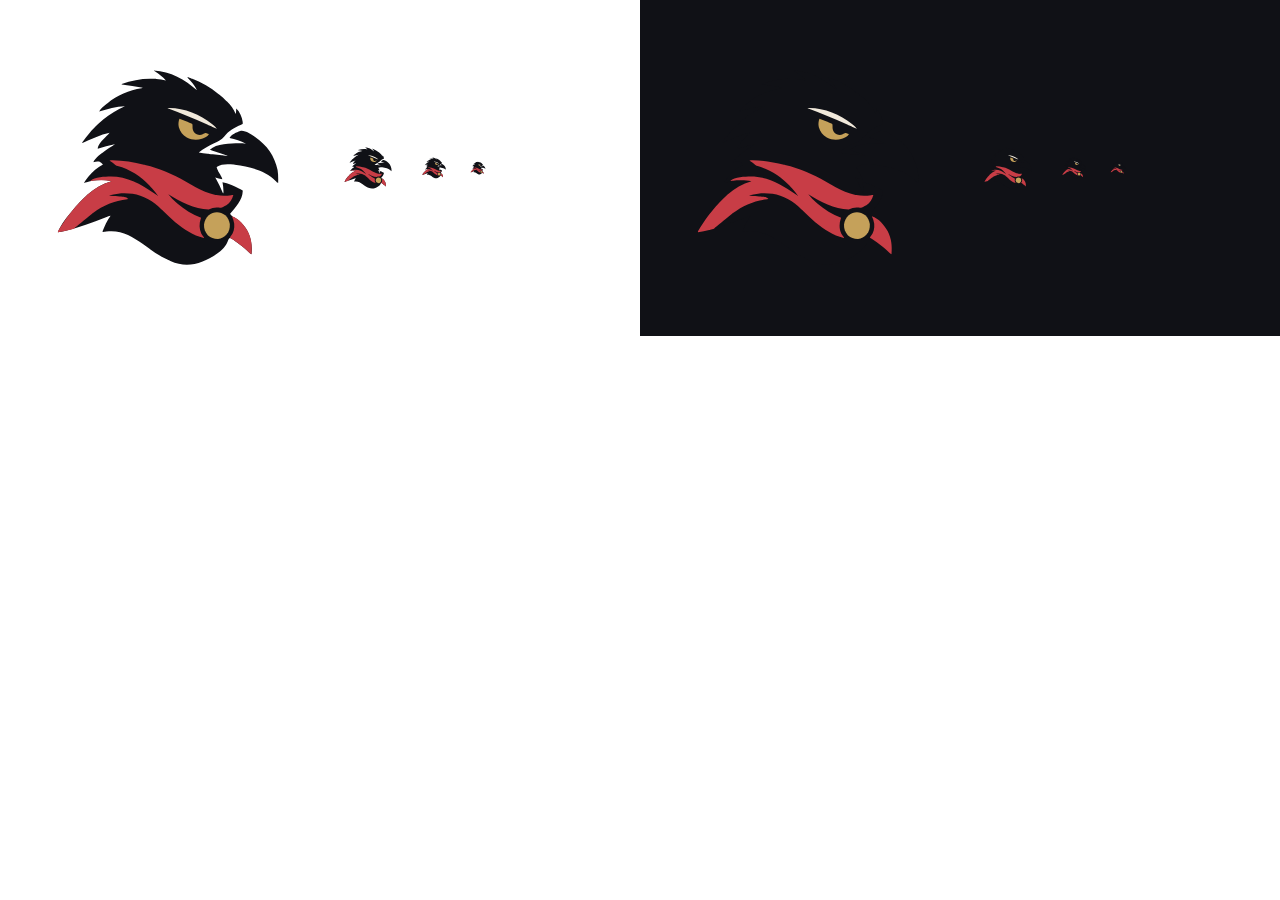
<file: tezmafia/design/raven/stage1/mark-review.html>
﻿<!doctype html><meta charset="utf-8"><style>body{margin:0;display:grid;grid-template-columns:1fr 1fr;font:13px Arial}.p{padding:18px;display:flex;gap:18px;align-items:center}.l{background:#fff}.d{background:#101116}.d2{background:#17212B}</style>
<div class="p l"><img src="mark.svg" width="300"><img src="mark.svg" width="64"><img src="mark.svg" width="32"><img src="mark.svg" width="20"></div>
<div class="p d"><img src="mark.svg" width="300"><img src="mark.svg" width="64"><img src="mark.svg" width="32"><img src="mark.svg" width="20"></div>
</file>
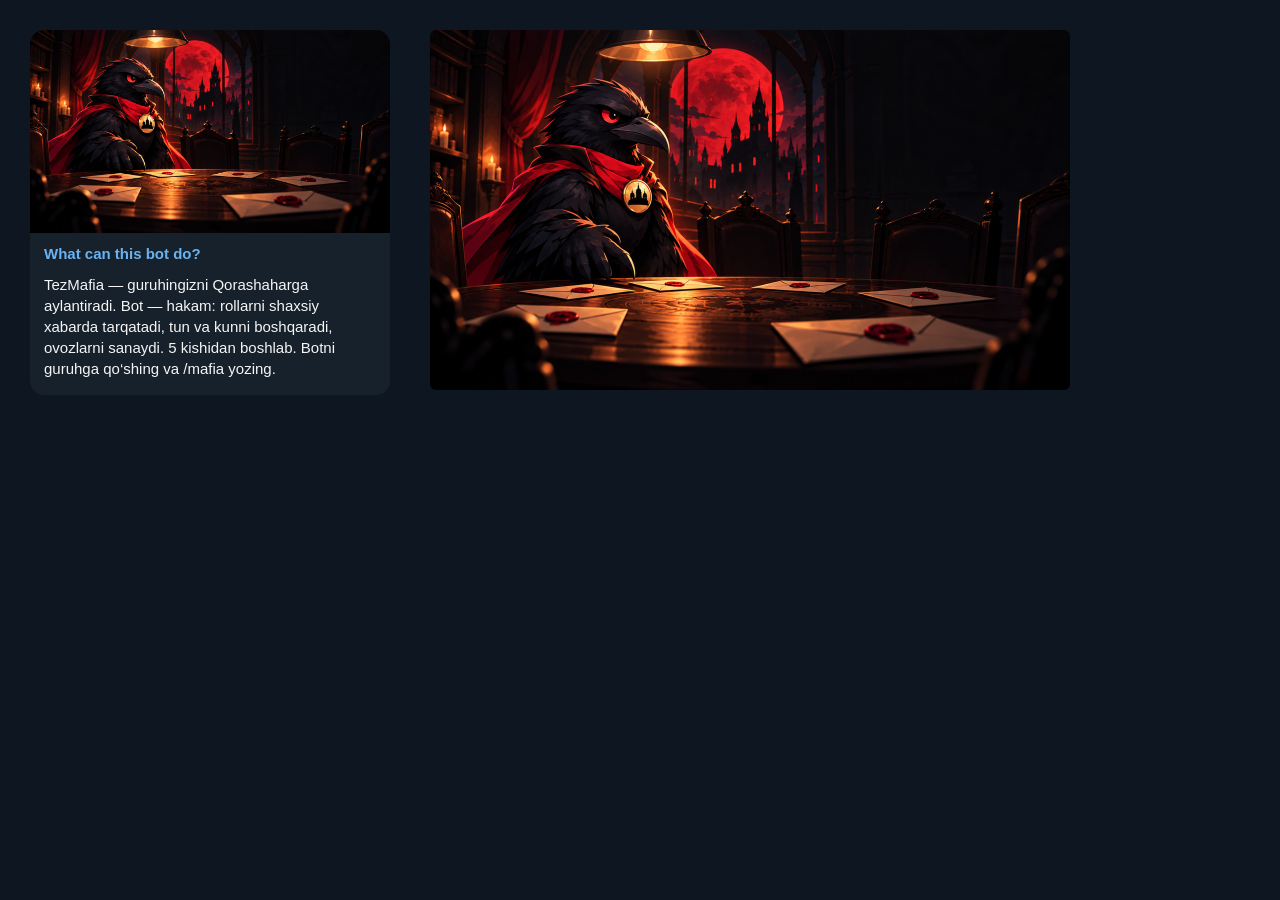
<file: tezmafia/design/raven/stage2/banner-review.html>
﻿<!doctype html><meta charset="utf-8"><style>
body{margin:0;background:#0E1621;font:15px "Segoe UI",Arial;display:flex;gap:40px;padding:30px;align-items:flex-start}
.card{width:360px;background:#17212B;border-radius:14px;overflow:hidden;color:#F5F5F5}
.card img{width:100%;display:block}.card p{margin:0;padding:12px 14px 16px;line-height:1.4}
.card h4{margin:0;padding:12px 14px 0;color:#6AB3F3;font-size:15px}
.big{width:640px;border-radius:6px}
</style>
<div class="card"><img src="banner-1280x720.jpg"><h4>What can this bot do?</h4><p>TezMafia — guruhingizni Qorashaharga aylantiradi. Bot — hakam: rollarni shaxsiy xabarda tarqatadi, tun va kunni boshqaradi, ovozlarni sanaydi. 5 kishidan boshlab. Botni guruhga qo‘shing va /mafia yozing.</p></div>
<img class="big" src="banner-1280x720.jpg">
</file>
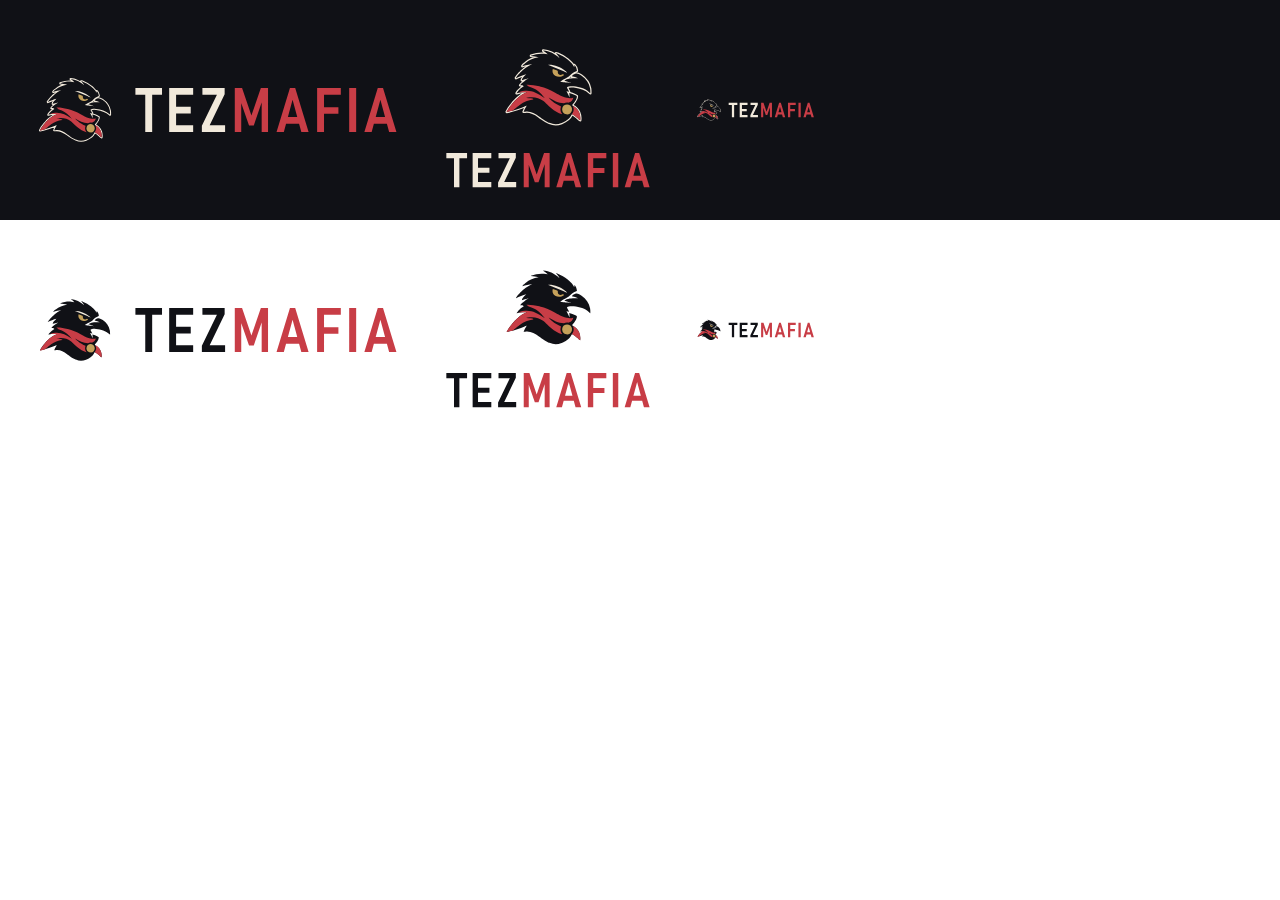
<file: tezmafia/design/raven/stage2/logo-review.html>
﻿<!doctype html><meta charset="utf-8"><style>body{margin:0;font:13px Arial}.r{display:flex;gap:30px;align-items:center;padding:20px}.d{background:#101116}.l{background:#F1E9DB}.w{background:#fff}</style>
<div class="r d"><img src="logo-horizontal-dark.svg" height="110"><img src="logo-stacked-dark.svg" height="180"><img src="logo-horizontal-dark.svg" height="36"></div>
<div class="r w"><img src="logo-horizontal-light.svg" height="110"><img src="logo-stacked-light.svg" height="180"><img src="logo-horizontal-light.svg" height="36"></div>
</file>
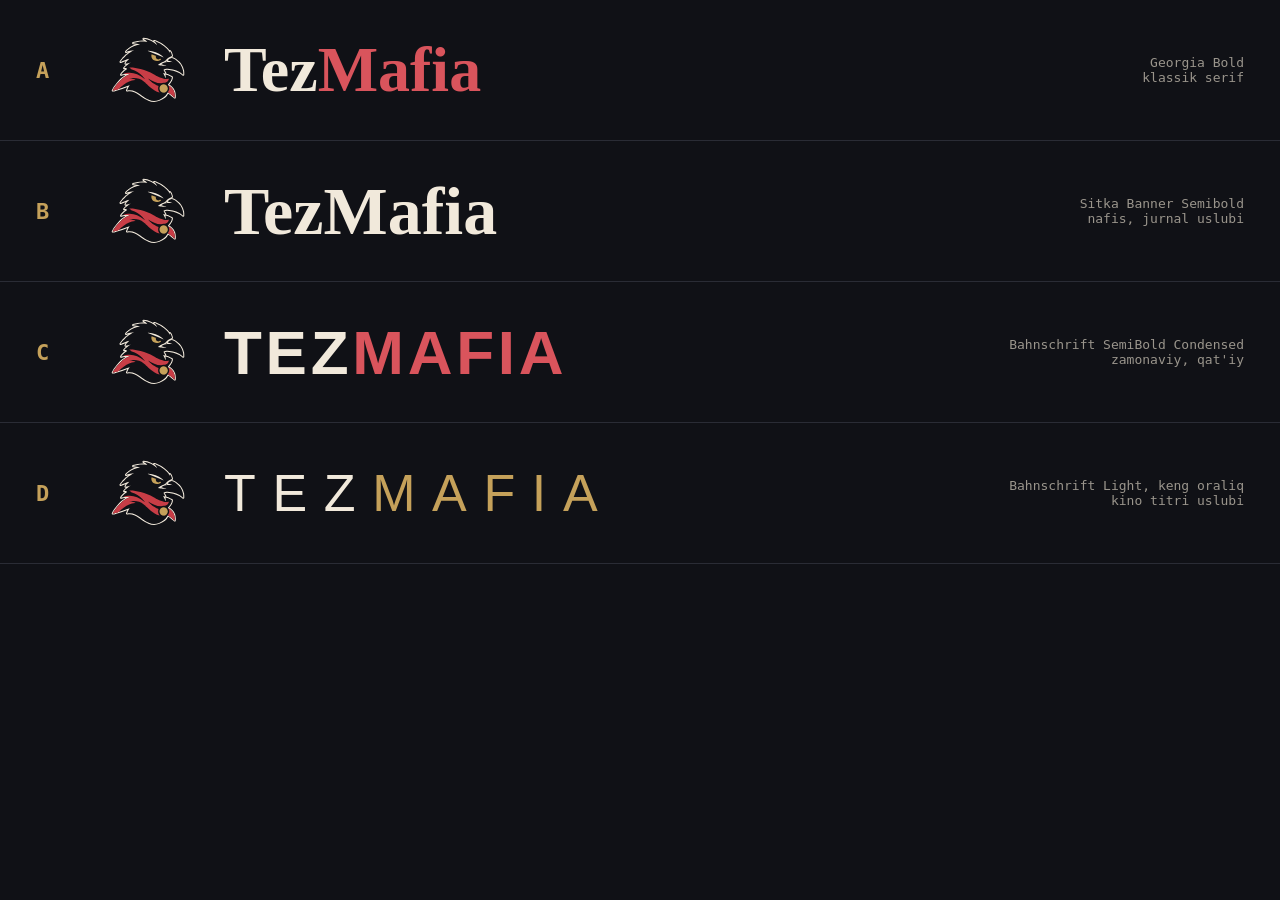
<file: tezmafia/design/raven/stage2/wordmark-options.html>
<!doctype html>
<meta charset="utf-8">
<title>wordmark options</title>
<style>
  body { margin: 0; background: #101116; color: #F1E9DB; font: 14px Arial; }
  .opt { display: flex; align-items: center; gap: 28px; padding: 22px 36px; border-bottom: 1px solid #2A2C35; }
  .n { font: 700 22px Consolas, monospace; color: #C5A15A; width: 36px; }
  .mark { width: 96px; height: 96px; }
  .label { margin-left: auto; color: #9A958C; font: 13px Consolas, monospace; text-align: right; }
  .a { font-family: Georgia, serif; font-weight: 700; font-size: 64px; }
  .b { font-family: "Sitka Banner", "Sitka", Georgia, serif; font-weight: 600; font-size: 68px; }
  .c { font-family: Bahnschrift, sans-serif; font-weight: 600; font-stretch: 87.5%; font-size: 62px; letter-spacing: .06em; }
  .d { font-family: Bahnschrift, sans-serif; font-weight: 300; font-size: 52px; letter-spacing: .32em; }
  .red { color: #D9545C; } .gold { color: #C5A15A; }
</style>
<div class="opt"><span class="n">A</span><img class="mark" src="../stage1/mark-on-dark.svg"><span class="a">Tez<span class="red">Mafia</span></span><span class="label">Georgia Bold<br>klassik serif</span></div>
<div class="opt"><span class="n">B</span><img class="mark" src="../stage1/mark-on-dark.svg"><span class="b">TezMafia</span><span class="label">Sitka Banner Semibold<br>nafis, jurnal uslubi</span></div>
<div class="opt"><span class="n">C</span><img class="mark" src="../stage1/mark-on-dark.svg"><span class="c">TEZ<span class="red">MAFIA</span></span><span class="label">Bahnschrift SemiBold Condensed<br>zamonaviy, qat'iy</span></div>
<div class="opt"><span class="n">D</span><img class="mark" src="../stage1/mark-on-dark.svg"><span class="d">TEZ<span class="gold">MAFIA</span></span><span class="label">Bahnschrift Light, keng oraliq<br>kino titri uslubi</span></div>
</file>
